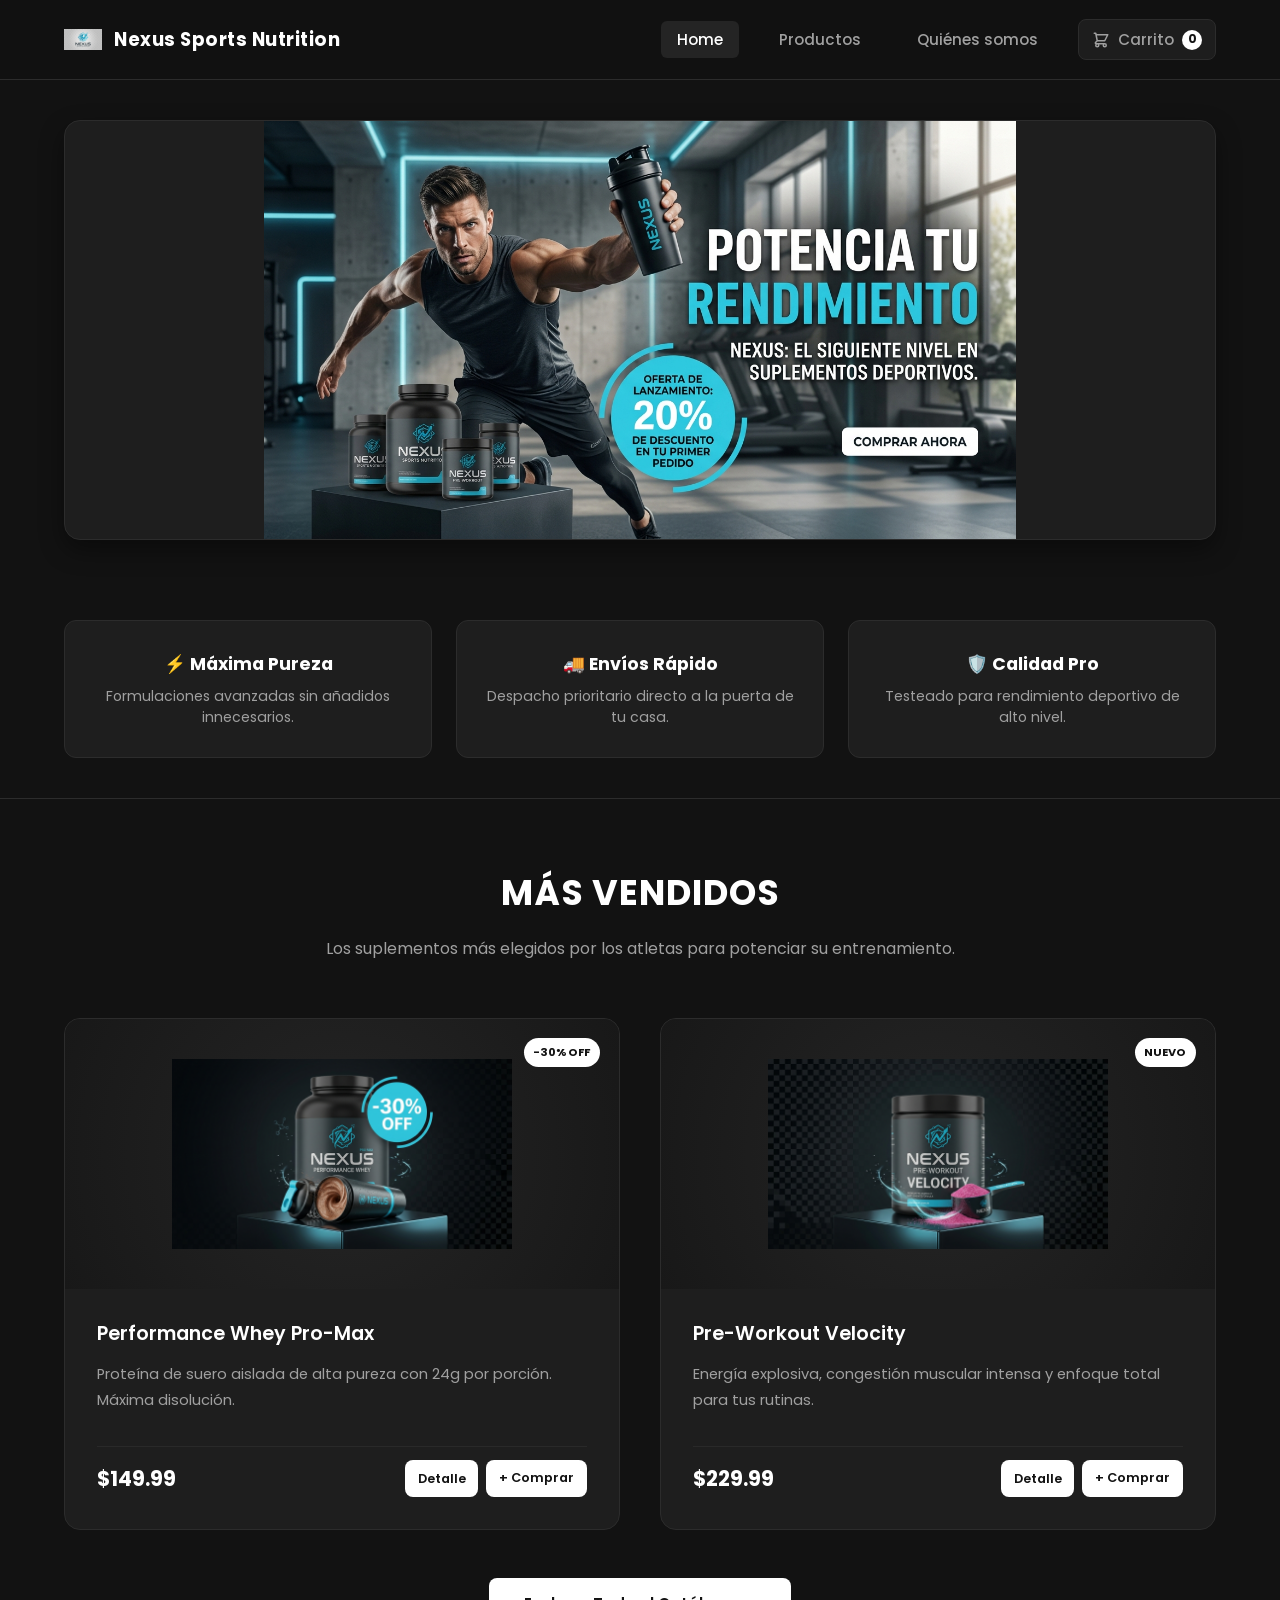
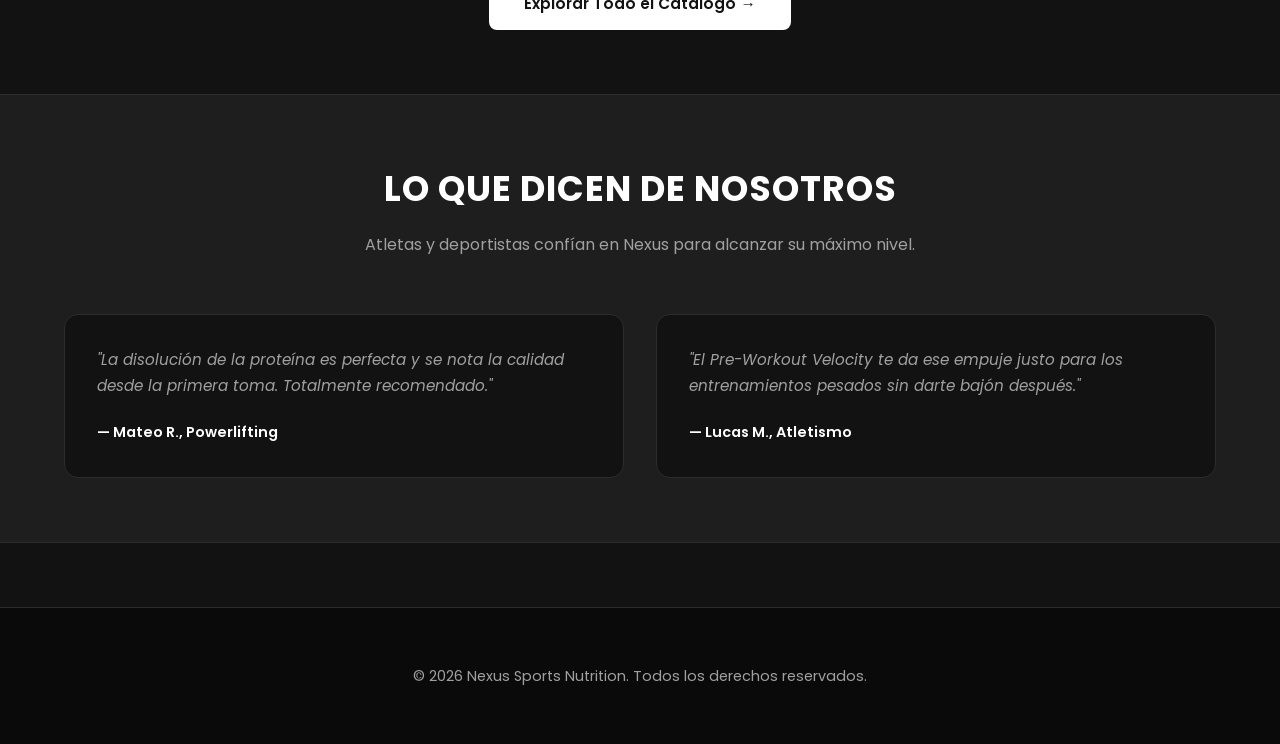
<file: index.html>
<!DOCTYPE html>
<html lang="es">
<head>
  <meta charset="UTF-8">
  <meta name="viewport" content="width=device-width, initial-scale=1.0">
  <meta name="description" content="Nexus Sports Nutrition - Ciencia, tecnología e innovación aplicada al rendimiento deportivo.">
  <title>Nexus Sports Nutrition | Inicio</title>
  <link rel="stylesheet" href="styles.css">
</head>
<body>

  <!-- BARRA DE NAVEGACIÓN -->
  <header class="header">
    <div class="container navbar">
      <a href="index.html" class="logo-container">
        <img src="imagenes/logo.png" alt="Nexus Logo" class="logo-icon">
        <span class="logo-text">Nexus Sports Nutrition</span>
      </a>
      <nav>
        <ul class="nav-links">
          <li><a href="index.html" class="active">Home</a></li>
          <li><a href="productos.html">Productos</a></li>
          <li><a href="quienes-somos.html">Quiénes somos</a></li>
          <li>
            <a href="carrito.html" class="cart-nav-item">
              <svg width="18" height="18" fill="none" stroke="currentColor" viewBox="0 0 24 24">
                <path stroke-linecap="round" stroke-linejoin="round" stroke-width="2" d="M3 3h2l.4 2M7 13h10l4-8H5.4M7 13L5.4 5M7 13l-2.293 2.293c-.63.63-.184 1.707.707 1.707H17m0 0a2 2 0 100 4 2 2 0 000-4zm-8 2a2 2 0 11-4 0 2 2 0 014 0z"/>
              </svg>
              <span>Carrito</span>
              <span class="cart-count" id="cart-counter">0</span>
            </a>
          </li>
        </ul>
      </nav>
    </div>
  </header>

  <!-- BANNER PRINCIPAL -->
  <section class="banner-section">
    <div class="container">
      <div class="banner-card">
        <img src="imagenes/banner.png" alt="Banner Nexus Sports Nutrition" class="banner-img">
      </div>
    </div>
  </section>

  <!-- SECCIÓN DE BENEFICIOS / PROPUESTA DE VALOR -->
  <section style="padding: 2.5rem 0; border-bottom: 1px solid var(--border-color);">
    <div class="container">
      <div style="display: grid; grid-template-columns: repeat(auto-fit, minmax(220px, 1fr)); gap: 1.5rem; text-align: center;">
        
        <div style="background-color: var(--bg-card); padding: 1.8rem; border-radius: 12px; border: 1px solid var(--border-color);">
          <h4 style="font-size: 1.1rem; margin-bottom: 0.4rem; color: #FFFFFF;">⚡ Máxima Pureza</h4>
          <p style="font-size: 0.88rem; color: var(--text-muted); line-height: 1.5;">Formulaciones avanzadas sin añadidos innecesarios.</p>
        </div>

        <div style="background-color: var(--bg-card); padding: 1.8rem; border-radius: 12px; border: 1px solid var(--border-color);">
          <h4 style="font-size: 1.1rem; margin-bottom: 0.4rem; color: #FFFFFF;">🚚 Envíos Rápido</h4>
          <p style="font-size: 0.88rem; color: var(--text-muted); line-height: 1.5;">Despacho prioritario directo a la puerta de tu casa.</p>
        </div>

        <div style="background-color: var(--bg-card); padding: 1.8rem; border-radius: 12px; border: 1px solid var(--border-color);">
          <h4 style="font-size: 1.1rem; margin-bottom: 0.4rem; color: #FFFFFF;">🛡️ Calidad Pro</h4>
          <p style="font-size: 0.88rem; color: var(--text-muted); line-height: 1.5;">Testeado para rendimiento deportivo de alto nivel.</p>
        </div>

      </div>
    </div>
  </section>

  <!-- PRODUCTOS DESTACADOS EN EL INICIO -->
  <section class="productos-section">
    <div class="container">
      <h2 class="section-title">Más Vendidos</h2>
      <p class="section-subtitle">Los suplementos más elegidos por los atletas para potenciar su entrenamiento.</p>

      <div class="productos-flex-container">
        
        <!-- Producto 1 -->
        <article class="producto-card">
          <a href="producto1.html" class="producto-img-wrapper">
            <span class="badge-offer">-30% OFF</span>
            <img src="imagenes/producto1.png" alt="Performance Whey Pro-Max">
          </a>
          <div class="producto-info">
            <h3 class="producto-titulo">Performance Whey Pro-Max</h3>
            <p class="producto-descripcion">Proteína de suero aislada de alta pureza con 24g por porción. Máxima disolución.</p>
            <div class="producto-footer">
              <span class="producto-precio">$149.99</span>
              <div style="display: flex; gap: 0.5rem;">
                <a href="producto1.html" class="btn-primary" style="padding: 0.5rem 0.8rem; font-size: 0.8rem;">Detalle</a>
                <button class="btn-primary" style="padding: 0.5rem 0.8rem; font-size: 0.8rem;" onclick="agregarAlCarrito('Performance Whey Pro-Max', 149.99)">+ Comprar</button>
              </div>
            </div>
          </div>
        </article>

        <!-- Producto 2 -->
        <article class="producto-card">
          <a href="producto2.html" class="producto-img-wrapper">
            <span class="badge-offer">Nuevo</span>
            <img src="imagenes/producto2.png" alt="Pre-Workout Velocity">
          </a>
          <div class="producto-info">
            <h3 class="producto-titulo">Pre-Workout Velocity</h3>
            <p class="producto-descripcion">Energía explosiva, congestión muscular intensa y enfoque total para tus rutinas.</p>
            <div class="producto-footer">
              <span class="producto-precio">$229.99</span>
              <div style="display: flex; gap: 0.5rem;">
                <a href="producto2.html" class="btn-primary" style="padding: 0.5rem 0.8rem; font-size: 0.8rem;">Detalle</a>
                <button class="btn-primary" style="padding: 0.5rem 0.8rem; font-size: 0.8rem;" onclick="agregarAlCarrito('Pre-Workout Velocity', 229.99)">+ Comprar</button>
              </div>
            </div>
          </div>
        </article>

      </div>

      <div style="text-align: center; margin-top: 3rem;">
        <a href="productos.html" class="btn-primary" style="padding: 0.8rem 2.2rem; font-size: 0.95rem;">Explorar Todo el Catálogo →</a>
      </div>
    </div>
  </section>

  <!-- SECCIÓN DE TESTIMONIOS -->
  <section style="background-color: var(--bg-card); padding: 4rem 0; border-top: 1px solid var(--border-color); border-bottom: 1px solid var(--border-color);">
    <div class="container">
      <h2 class="section-title">Lo que dicen de nosotros</h2>
      <p class="section-subtitle">Atletas y deportistas confían en Nexus para alcanzar su máximo nivel.</p>

      <div style="display: grid; grid-template-columns: repeat(auto-fit, minmax(280px, 1fr)); gap: 2rem;">
        
        <div style="background-color: var(--bg-main); padding: 2rem; border-radius: 14px; border: 1px solid var(--border-color);">
          <p style="color: var(--text-muted); font-size: 0.95rem; font-style: italic; margin-bottom: 1.2rem;">"La disolución de la proteína es perfecta y se nota la calidad desde la primera toma. Totalmente recomendado."</p>
          <span style="font-weight: 600; color: #FFFFFF; font-size: 0.9rem;">— Mateo R., Powerlifting</span>
        </div>

        <div style="background-color: var(--bg-main); padding: 2rem; border-radius: 14px; border: 1px solid var(--border-color);">
          <p style="color: var(--text-muted); font-size: 0.95rem; font-style: italic; margin-bottom: 1.2rem;">"El Pre-Workout Velocity te da ese empuje justo para los entrenamientos pesados sin darte bajón después."</p>
          <span style="font-weight: 600; color: #FFFFFF; font-size: 0.9rem;">— Lucas M., Atletismo</span>
        </div>

      </div>
    </div>
  </section>

  <!-- FOOTER -->
  <footer class="footer">
    <div class="container" style="text-align: center;">
      <p style="color: var(--text-muted); font-size: 0.9rem;">© 2026 Nexus Sports Nutrition. Todos los derechos reservados.</p>
    </div>
  </footer>

  <!-- CARTEL TOAST DE NOTIFICACIÓN -->
  <div id="toast-notification">
    <div class="toast-dot"></div>
    <span id="toast-message">Producto añadido al carrito.</span>
  </div>

  <script src="script.js"></script>
</body>
</html>
</file>
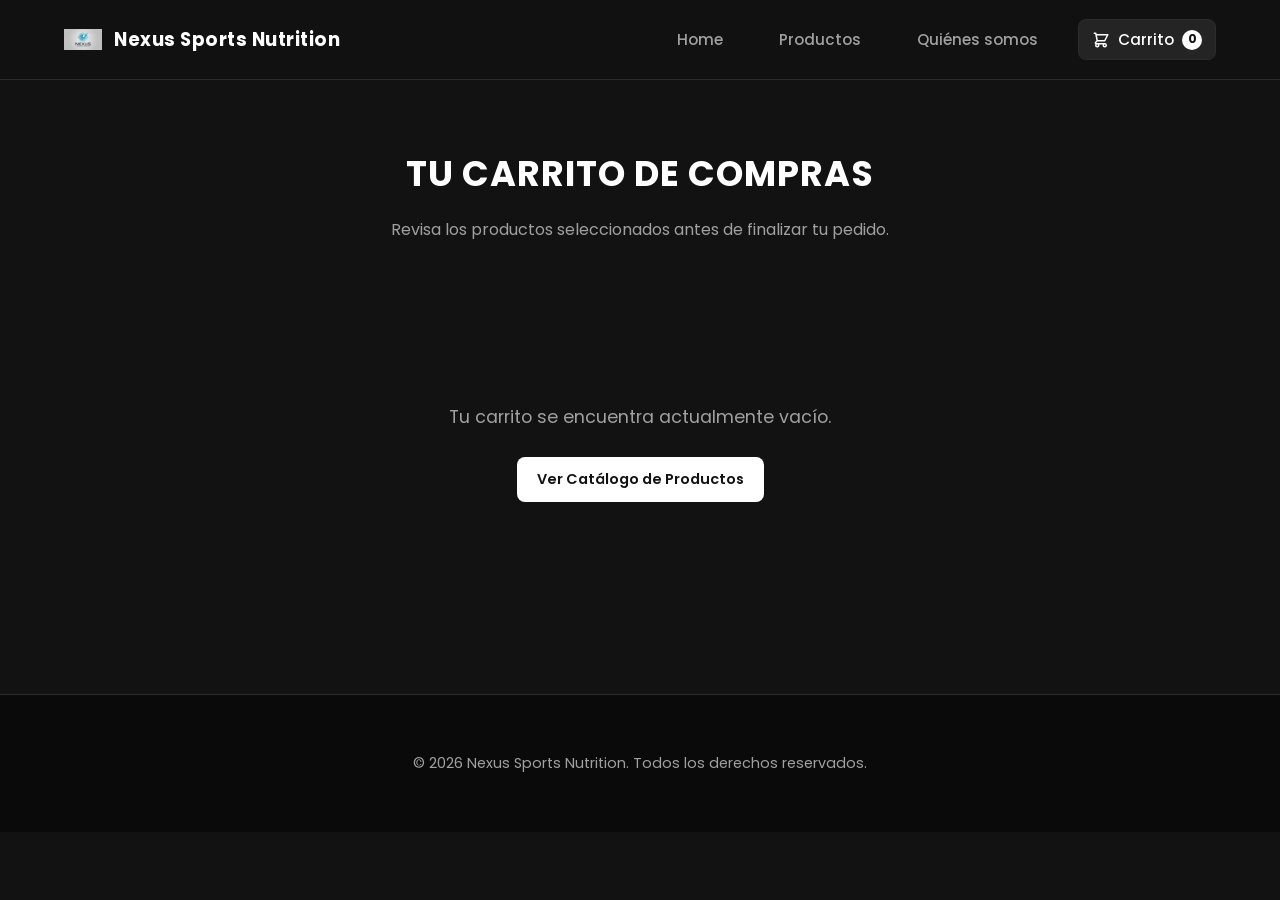
<file: carrito.html>
<!DOCTYPE html>
<html lang="es">
<head>
  <meta charset="UTF-8">
  <meta name="viewport" content="width=device-width, initial-scale=1.0">
  <title>Carrito de Compras | Nexus Sports Nutrition</title>
  <link rel="stylesheet" href="styles.css">
</head>
<body>

  <!-- BARRA DE NAVEGACIÓN -->
  <header class="header">
    <div class="container navbar">
      <a href="index.html" class="logo-container">
        <img src="imagenes/logo.png" alt="Nexus Logo" class="logo-icon">
        <span class="logo-text">Nexus Sports Nutrition</span>
      </a>
      <nav>
        <ul class="nav-links">
          <li><a href="index.html">Home</a></li>
          <li><a href="productos.html">Productos</a></li>
          <li><a href="quienes-somos.html">Quiénes somos</a></li>
          <li>
            <a href="carrito.html" class="cart-nav-item active">
              <svg width="18" height="18" fill="none" stroke="currentColor" viewBox="0 0 24 24">
                <path stroke-linecap="round" stroke-linejoin="round" stroke-width="2" d="M3 3h2l.4 2M7 13h10l4-8H5.4M7 13L5.4 5M7 13l-2.293 2.293c-.63.63-.184 1.707.707 1.707H17m0 0a2 2 0 100 4 2 2 0 000-4zm-8 2a2 2 0 11-4 0 2 2 0 014 0z"/>
              </svg>
              <span>Carrito</span>
              <span class="cart-count" id="cart-counter">0</span>
            </a>
          </li>
        </ul>
      </nav>
    </div>
  </header>

  <!-- SECCIÓN DEL CARRITO -->
  <main class="productos-section">
    <div class="container" style="max-width: 900px;">
      <h2 class="section-title">Tu Carrito de Compras</h2>
      <p class="section-subtitle">Revisa los productos seleccionados antes de finalizar tu pedido.</p>

      <!-- Contenedor dinámico de los productos -->
      <div id="cart-items-container" style="display: flex; flex-direction: column; gap: 1.5rem; margin-bottom: 2.5rem;">
        <!-- Se llena automáticamente con JavaScript -->
      </div>

      <!-- Resumen y Total -->
      <div id="cart-summary" style="background-color: var(--bg-card); border: 1px solid var(--border-color); border-radius: 16px; padding: 2rem; display: none; justify-content: space-between; align-items: center;">
        <div>
          <h3 style="font-size: 1.2rem; font-weight: 600; color: var(--text-main);">Total a pagar:</h3>
          <p id="cart-total-price" style="font-size: 1.8rem; font-weight: 700; color: #FFFFFF; margin-top: 0.3rem;">$0.00</p>
        </div>
        <div style="display: flex; gap: 1rem;">
          <button class="btn-primary" style="background-color: transparent; border: 1px solid var(--border-color); color: var(--text-main);" onclick="vaciarCarrito()">Vaciar Carrito</button>
          <button class="btn-primary" onclick="finalizarCompra()">Finalizar Pedido</button>
        </div>
      </div>

      <!-- Mensaje por si está vacío -->
      <div id="cart-empty-message" style="text-align: center; padding: 4rem 0; display: none;">
        <p style="color: var(--text-muted); font-size: 1.1rem; margin-bottom: 1.5rem;">Tu carrito se encuentra actualmente vacío.</p>
        <a href="productos.html" class="btn-primary">Ver Catálogo de Productos</a>
      </div>

    </div>
  </main>

  <!-- FOOTER -->
  <footer class="footer">
    <div class="container" style="text-align: center;">
      <p style="color: var(--text-muted); font-size: 0.9rem;">© 2026 Nexus Sports Nutrition. Todos los derechos reservados.</p>
    </div>
  </footer>

  <!-- SCRIPT PARA RENDERIZAR EL CARRITO -->
  <script>
    function cargarCarritoEnPagina() {
      let carrito = JSON.parse(localStorage.getItem('nexus_carrito')) || [];
      const contenedor = document.getElementById('cart-items-container');
      const resumen = document.getElementById('cart-summary');
      const mensajeVacio = document.getElementById('cart-empty-message');
      const totalPrecioElem = document.getElementById('cart-total-price');
      const contador = document.getElementById('cart-counter');

      // Actualizar contador del header
      let totalItems = carrito.reduce((acc, item) => acc + item.cantidad, 0);
      if (contador) contador.textContent = totalItems;

      contenedor.innerHTML = '';

      if (carrito.length === 0) {
        resumen.style.display = 'none';
        mensajeVacio.style.display = 'block';
        return;
      }

      mensajeVacio.style.display = 'none';
      resumen.style.display = 'flex';

      let precioTotalGeneral = 0;

      carrito.forEach((item, index) => {
        let subtotal = item.precio * item.cantidad;
        precioTotalGeneral += subtotal;

        let tarjetaItem = document.createElement('div');
        tarjetaItem.style.cssText = "background-color: var(--bg-card); border: 1px solid var(--border-color); border-radius: 14px; padding: 1.5rem; display: flex; justify-content: space-between; align-items: center;";
        
        tarjetaItem.innerHTML = `
          <div>
            <h4 style="font-size: 1.1rem; font-weight: 600; color: var(--text-main); margin-bottom: 0.3rem;">${item.nombre}</h4>
            <p style="color: var(--text-muted); font-size: 0.9rem;">Precio unitario: $${item.precio.toFixed(2)} USD</p>
          </div>
          <div style="display: flex; align-items: center; gap: 2rem;">
            <span style="font-weight: 600; color: var(--text-main);">Cantidad: ${item.cantidad}</span>
            <span style="font-weight: 700; color: #FFFFFF; font-size: 1.1rem;">$${subtotal.toFixed(2)}</span>
            <button onclick="eliminarItem(${index})" style="background: transparent; border: none; color: #ef4444; cursor: pointer; font-size: 0.9rem; font-weight: 600;">Eliminar</button>
          </div>
        `;
        contenedor.appendChild(tarjetaItem);
      });

      totalPrecioElem.textContent = `$${precioTotalGeneral.toFixed(2)} USD`;
    }

    function eliminarItem(index) {
      let carrito = JSON.parse(localStorage.getItem('nexus_carrito')) || [];
      carrito.splice(index, 1);
      localStorage.setItem('nexus_carrito', JSON.stringify(carrito));
      cargarCarritoEnPagina();
    }

    function vaciarCarrito() {
      localStorage.removeItem('nexus_carrito');
      cargarCarritoEnPagina();
    }

    function finalizarCompra() {
      alert("¡Pedido realizado con éxito! Gracias por confiar en Nexus Sports Nutrition.");
      localStorage.removeItem('nexus_carrito');
      cargarCarritoEnPagina();
    }

    document.addEventListener('DOMContentLoaded', cargarCarritoEnPagina);
  </script>

</body>
</html>
</file>
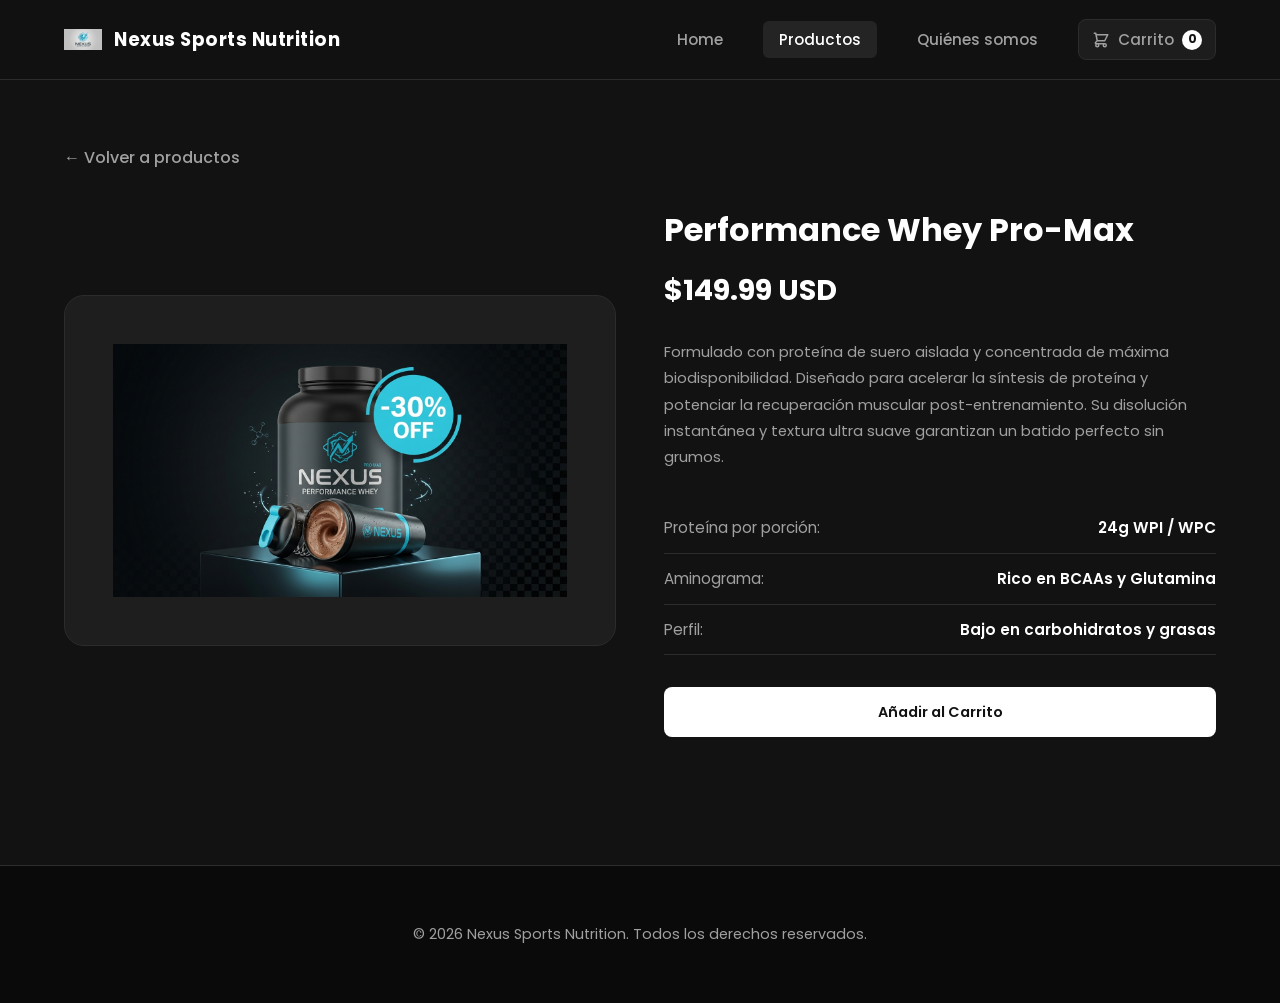
<file: producto1.html>
<!DOCTYPE html>
<html lang="es">
<head>
  <meta charset="UTF-8">
  <meta name="viewport" content="width=device-width, initial-scale=1.0">
  <title>Nexus Performance Whey Pro-Max | Nexus Sports Nutrition</title>
  <link rel="stylesheet" href="styles.css">
</head>
<body>

  <!-- BARRA DE NAVEGACIÓN -->
  <header class="header">
    <div class="container navbar">
      <a href="index.html" class="logo-container">
        <img src="imagenes/logo.png" alt="Nexus Logo" class="logo-icon">
        <span class="logo-text">Nexus Sports Nutrition</span>
      </a>
      <nav>
        <ul class="nav-links">
          <li><a href="index.html">Home</a></li>
          <li><a href="productos.html" class="active">Productos</a></li>
          <li><a href="quienes-somos.html">Quiénes somos</a></li>
          <li>
            <a href="carrito.html" class="cart-nav-item">
              <svg width="18" height="18" fill="none" stroke="currentColor" viewBox="0 0 24 24">
                <path stroke-linecap="round" stroke-linejoin="round" stroke-width="2" d="M3 3h2l.4 2M7 13h10l4-8H5.4M7 13L5.4 5M7 13l-2.293 2.293c-.63.63-.184 1.707.707 1.707H17m0 0a2 2 0 100 4 2 2 0 000-4zm-8 2a2 2 0 11-4 0 2 2 0 014 0z"/>
              </svg>
              <span>Carrito</span>
              <span class="cart-count" id="cart-counter">0</span>
            </a>
          </li>
        </ul>
      </nav>
    </div>
  </header>

  <!-- DETALLE DE PRODUCTO -->
  <main class="detalle-section">
    <div class="container">
      <a href="productos.html" class="back-btn">← Volver a productos</a>

      <div class="detalle-flex-container">
        <div class="detalle-img-box">
          <img src="imagenes/producto1.png" alt="Performance Whey Pro-Max">
        </div>

        <div class="detalle-info-box">
          <h1 class="detalle-titulo">Performance Whey Pro-Max</h1>
          <div class="detalle-precio">$149.99 USD</div>
          
          <div class="producto-descripcion">
            Formulado con proteína de suero aislada y concentrada de máxima biodisponibilidad. Diseñado para acelerar la síntesis de proteína y potenciar la recuperación muscular post-entrenamiento. Su disolución instantánea y textura ultra suave garantizan un batido perfecto sin grumos.
          </div>

          <ul class="specs-list">
            <li><span class="specs-label">Proteína por porción:</span> <span class="specs-val">24g WPI / WPC</span></li>
            <li><span class="specs-label">Aminograma:</span> <span class="specs-val">Rico en BCAAs y Glutamina</span></li>
            <li><span class="specs-label">Perfil:</span> <span class="specs-val">Bajo en carbohidratos y grasas</span></li>
          </ul>

          <!-- BOTÓN QUE ACTIVA LA NOTIFICACIÓN LINDA -->
          <button class="btn-primary" style="width: 100%; padding: 0.9rem;" onclick="agregarAlCarrito('Performance Whey Pro-Max', 149.99)">
            Añadir al Carrito
          </button>
        </div>
      </div>
    </div>
  </main>

  <!-- FOOTER -->
  <footer class="footer">
    <div class="container" style="text-align: center;">
      <p style="color: var(--text-muted); font-size: 0.9rem;">© 2026 Nexus Sports Nutrition. Todos los derechos reservados.</p>
    </div>
  </footer>

  <!-- CONTENEDOR DEL CARTEL FLOTANTE (TOAST) -->
  <div id="toast-notification">
    <div class="toast-dot"></div>
    <span id="toast-message">Producto añadido al carrito.</span>
  </div>

  <script src="script.js"></script>
</body>
</html>
</file>
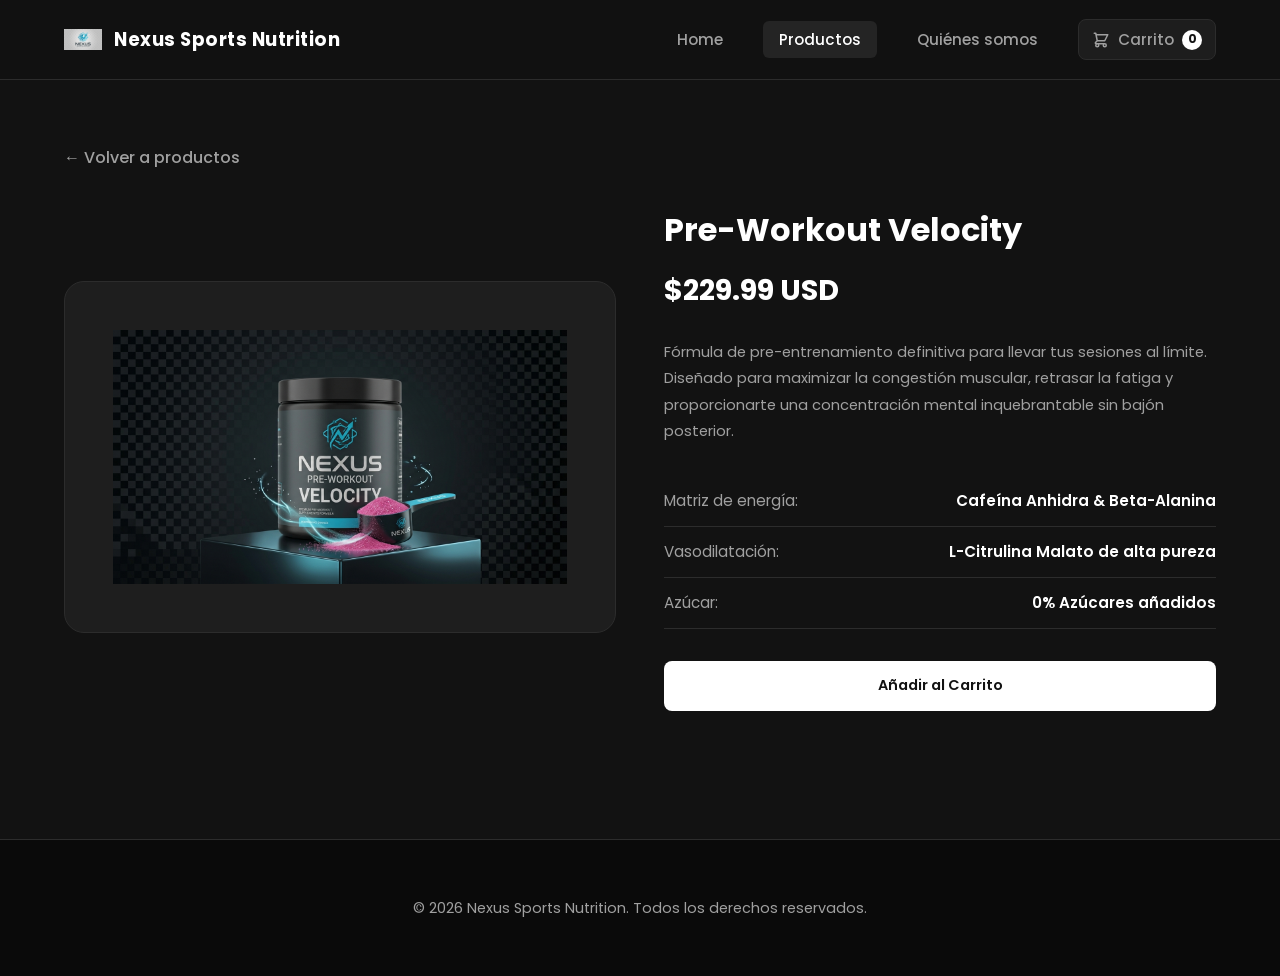
<file: producto2.html>
<!DOCTYPE html>
<html lang="es">
<head>
  <meta charset="UTF-8">
  <meta name="viewport" content="width=device-width, initial-scale=1.0">
  <title>Pre-Workout Velocity | Nexus Sports Nutrition</title>
  <link rel="stylesheet" href="styles.css">
</head>
<body>

  <!-- BARRA DE NAVEGACIÓN -->
  <header class="header">
    <div class="container navbar">
      <a href="index.html" class="logo-container">
        <img src="imagenes/logo.png" alt="Nexus Logo" class="logo-icon">
        <span class="logo-text">Nexus Sports Nutrition</span>
      </a>
      <nav>
        <ul class="nav-links">
          <li><a href="index.html">Home</a></li>
          <li><a href="productos.html" class="active">Productos</a></li>
          <li><a href="quienes-somos.html">Quiénes somos</a></li>
          <li>
            <a href="carrito.html" class="cart-nav-item">
              <svg width="18" height="18" fill="none" stroke="currentColor" viewBox="0 0 24 24">
                <path stroke-linecap="round" stroke-linejoin="round" stroke-width="2" d="M3 3h2l.4 2M7 13h10l4-8H5.4M7 13L5.4 5M7 13l-2.293 2.293c-.63.63-.184 1.707.707 1.707H17m0 0a2 2 0 100 4 2 2 0 000-4zm-8 2a2 2 0 11-4 0 2 2 0 014 0z"/>
              </svg>
              <span>Carrito</span>
              <span class="cart-count" id="cart-counter">0</span>
            </a>
          </li>
        </ul>
      </nav>
    </div>
  </header>

  <!-- DETALLE DE PRODUCTO 2 -->
  <main class="detalle-section">
    <div class="container">
      <a href="productos.html" class="back-btn">← Volver a productos</a>

      <div class="detalle-flex-container">
        <div class="detalle-img-box">
          <img src="imagenes/producto2.png" alt="Pre-Workout Velocity">
        </div>

        <div class="detalle-info-box">
          <h1 class="detalle-titulo">Pre-Workout Velocity</h1>
          <div class="detalle-precio">$229.99 USD</div>
          
          <div class="producto-descripcion">
            Fórmula de pre-entrenamiento definitiva para llevar tus sesiones al límite. Diseñado para maximizar la congestión muscular, retrasar la fatiga y proporcionarte una concentración mental inquebrantable sin bajón posterior.
          </div>

          <ul class="specs-list">
            <li><span class="specs-label">Matriz de energía:</span> <span class="specs-val">Cafeína Anhidra & Beta-Alanina</span></li>
            <li><span class="specs-label">Vasodilatación:</span> <span class="specs-val">L-Citrulina Malato de alta pureza</span></li>
            <li><span class="specs-label">Azúcar:</span> <span class="specs-val">0% Azúcares añadidos</span></li>
          </ul>

          <button class="btn-primary" style="width: 100%; padding: 0.9rem;" onclick="agregarAlCarrito('Pre-Workout Velocity', 229.99)">
            Añadir al Carrito
          </button>
        </div>
      </div>
    </div>
  </main>

  <!-- FOOTER -->
  <footer class="footer">
    <div class="container" style="text-align: center;">
      <p style="color: var(--text-muted); font-size: 0.9rem;">© 2026 Nexus Sports Nutrition. Todos los derechos reservados.</p>
    </div>
  </footer>

  <!-- CARTEL TOAST DE NOTIFICACIÓN -->
  <div id="toast-notification">
    <div class="toast-dot"></div>
    <span id="toast-message">Producto añadido al carrito.</span>
  </div>

  <script src="script.js"></script>
</body>
</html>
</file>
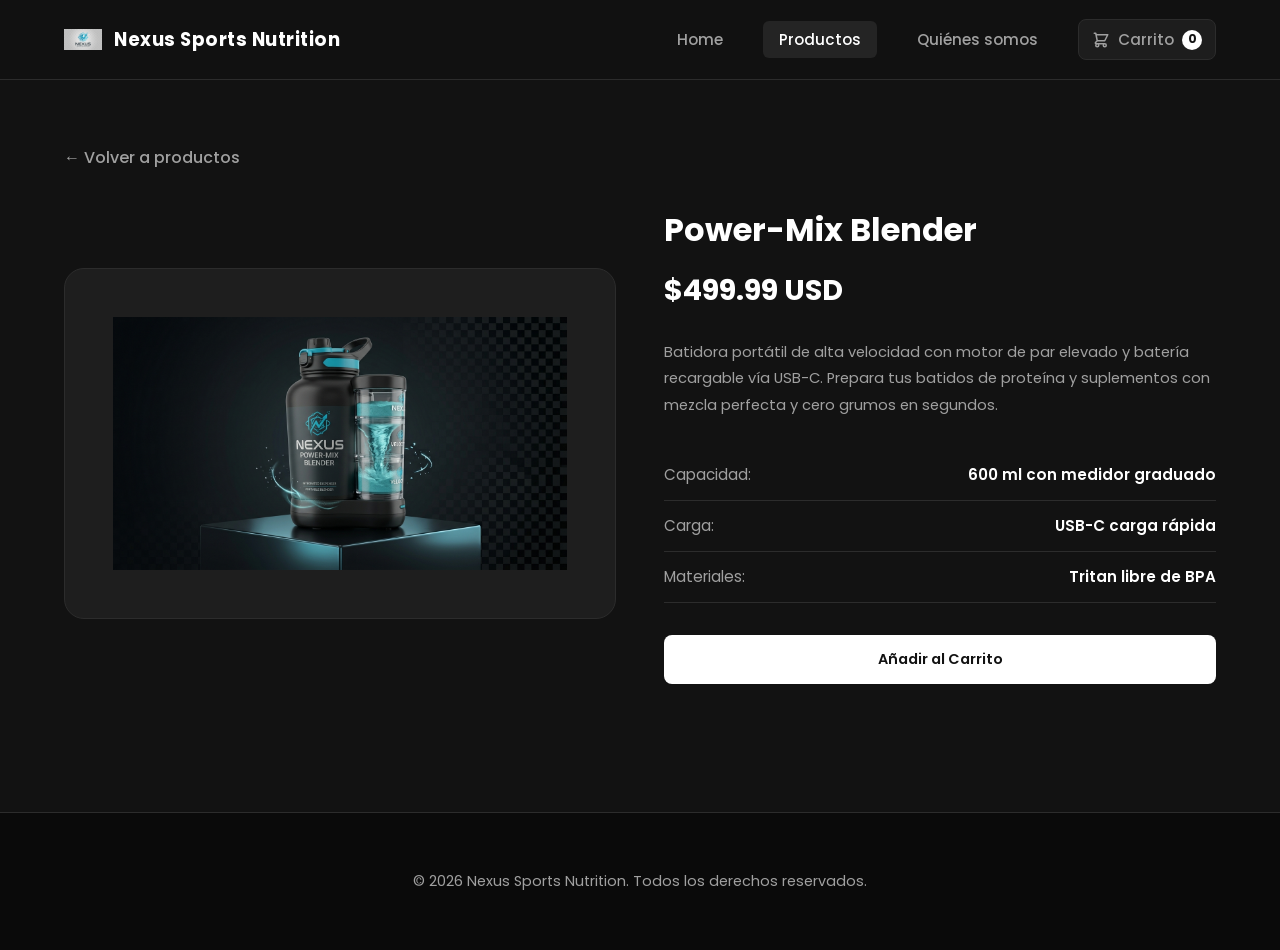
<file: producto3.html>
<!DOCTYPE html>
<html lang="es">
<head>
  <meta charset="UTF-8">
  <meta name="viewport" content="width=device-width, initial-scale=1.0">
  <title>Power-Mix Blender | Nexus Sports Nutrition</title>
  <link rel="stylesheet" href="styles.css">
</head>
<body>

  <!-- BARRA DE NAVEGACIÓN -->
  <header class="header">
    <div class="container navbar">
      <a href="index.html" class="logo-container">
        <img src="imagenes/logo.png" alt="Nexus Logo" class="logo-icon">
        <span class="logo-text">Nexus Sports Nutrition</span>
      </a>
      <nav>
        <ul class="nav-links">
          <li><a href="index.html">Home</a></li>
          <li><a href="productos.html" class="active">Productos</a></li>
          <li><a href="quienes-somos.html">Quiénes somos</a></li>
          <li>
            <a href="carrito.html" class="cart-nav-item">
              <svg width="18" height="18" fill="none" stroke="currentColor" viewBox="0 0 24 24">
                <path stroke-linecap="round" stroke-linejoin="round" stroke-width="2" d="M3 3h2l.4 2M7 13h10l4-8H5.4M7 13L5.4 5M7 13l-2.293 2.293c-.63.63-.184 1.707.707 1.707H17m0 0a2 2 0 100 4 2 2 0 000-4zm-8 2a2 2 0 11-4 0 2 2 0 014 0z"/>
              </svg>
              <span>Carrito</span>
              <span class="cart-count" id="cart-counter">0</span>
            </a>
          </li>
        </ul>
      </nav>
    </div>
  </header>

  <!-- DETALLE DE PRODUCTO 3 -->
  <main class="detalle-section">
    <div class="container">
      <a href="productos.html" class="back-btn">← Volver a productos</a>

      <div class="detalle-flex-container">
        <div class="detalle-img-box">
          <img src="imagenes/producto3.png" alt="Power-Mix Blender">
        </div>

        <div class="detalle-info-box">
          <h1 class="detalle-titulo">Power-Mix Blender</h1>
          <div class="detalle-precio">$499.99 USD</div>
          
          <div class="producto-descripcion">
            Batidora portátil de alta velocidad con motor de par elevado y batería recargable vía USB-C. Prepara tus batidos de proteína y suplementos con mezcla perfecta y cero grumos en segundos.
          </div>

          <ul class="specs-list">
            <li><span class="specs-label">Capacidad:</span> <span class="specs-val">600 ml con medidor graduado</span></li>
            <li><span class="specs-label">Carga:</span> <span class="specs-val">USB-C carga rápida</span></li>
            <li><span class="specs-label">Materiales:</span> <span class="specs-val">Tritan libre de BPA</span></li>
          </ul>

          <button class="btn-primary" style="width: 100%; padding: 0.9rem;" onclick="agregarAlCarrito('Power-Mix Blender', 499.99)">
            Añadir al Carrito
          </button>
        </div>
      </div>
    </div>
  </main>

  <!-- FOOTER -->
  <footer class="footer">
    <div class="container" style="text-align: center;">
      <p style="color: var(--text-muted); font-size: 0.9rem;">© 2026 Nexus Sports Nutrition. Todos los derechos reservados.</p>
    </div>
  </footer>

  <!-- CARTEL TOAST DE NOTIFICACIÓN -->
  <div id="toast-notification">
    <div class="toast-dot"></div>
    <span id="toast-message">Producto añadido al carrito.</span>
  </div>

  <script src="script.js"></script>
</body>
</html>
</file>
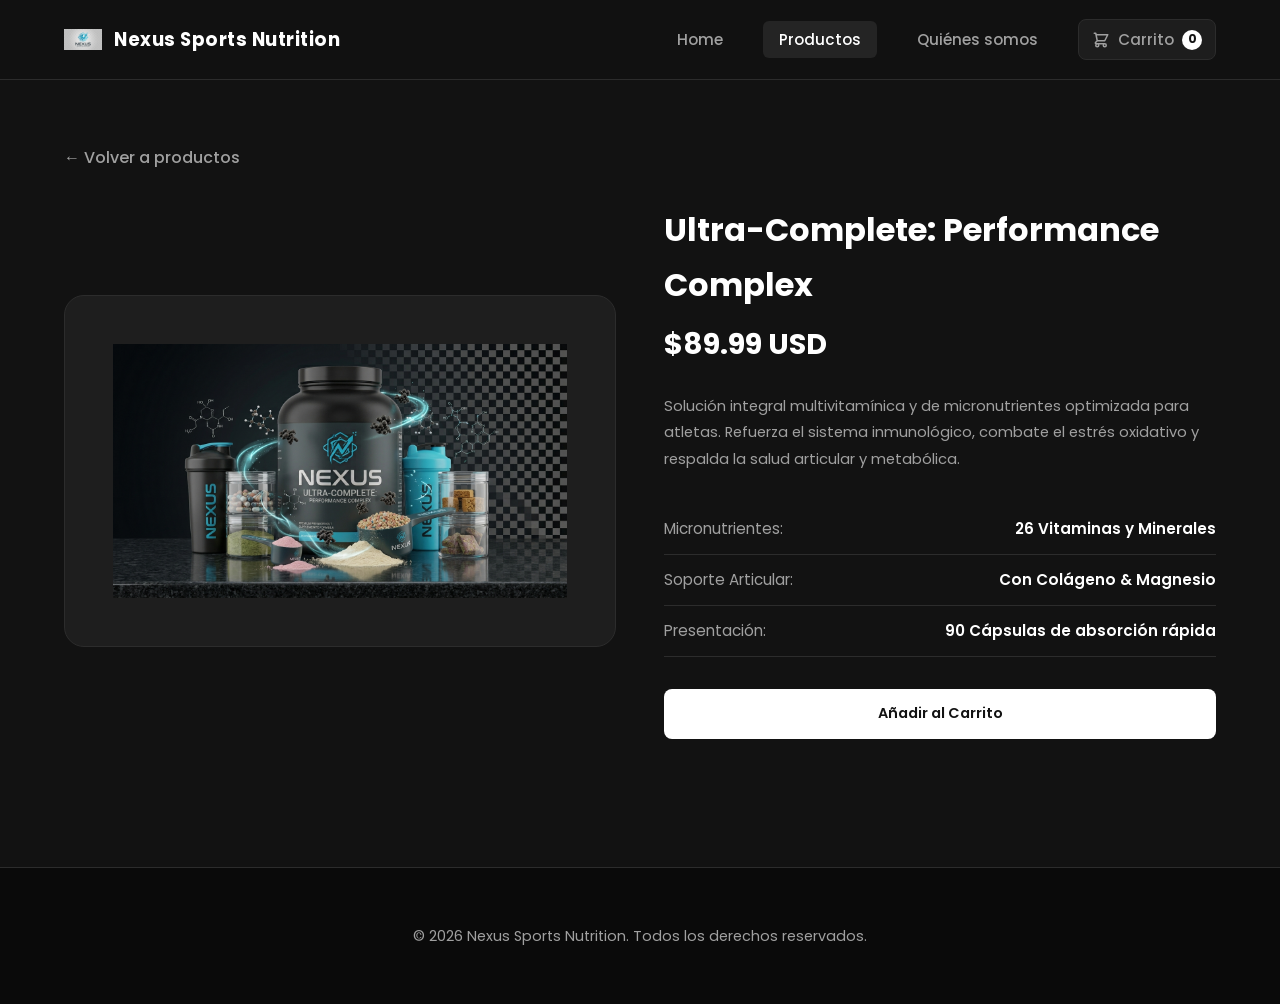
<file: producto4.html>
<!DOCTYPE html>
<html lang="es">
<head>
  <meta charset="UTF-8">
  <meta name="viewport" content="width=device-width, initial-scale=1.0">
  <title>Ultra-Complete Complex | Nexus Sports Nutrition</title>
  <link rel="stylesheet" href="styles.css">
</head>
<body>

  <!-- BARRA DE NAVEGACIÓN -->
  <header class="header">
    <div class="container navbar">
      <a href="index.html" class="logo-container">
        <img src="imagenes/logo.png" alt="Nexus Logo" class="logo-icon">
        <span class="logo-text">Nexus Sports Nutrition</span>
      </a>
      <nav>
        <ul class="nav-links">
          <li><a href="index.html">Home</a></li>
          <li><a href="productos.html" class="active">Productos</a></li>
          <li><a href="quienes-somos.html">Quiénes somos</a></li>
          <li>
            <a href="carrito.html" class="cart-nav-item">
              <svg width="18" height="18" fill="none" stroke="currentColor" viewBox="0 0 24 24">
                <path stroke-linecap="round" stroke-linejoin="round" stroke-width="2" d="M3 3h2l.4 2M7 13h10l4-8H5.4M7 13L5.4 5M7 13l-2.293 2.293c-.63.63-.184 1.707.707 1.707H17m0 0a2 2 0 100 4 2 2 0 000-4zm-8 2a2 2 0 11-4 0 2 2 0 014 0z"/>
              </svg>
              <span>Carrito</span>
              <span class="cart-count" id="cart-counter">0</span>
            </a>
          </li>
        </ul>
      </nav>
    </div>
  </header>

  <!-- DETALLE DE PRODUCTO 4 -->
  <main class="detalle-section">
    <div class="container">
      <a href="productos.html" class="back-btn">← Volver a productos</a>

      <div class="detalle-flex-container">
        <div class="detalle-img-box">
          <img src="imagenes/producto4.png" alt="Ultra-Complete Complex">
        </div>

        <div class="detalle-info-box">
          <h1 class="detalle-titulo">Ultra-Complete: Performance Complex</h1>
          <div class="detalle-precio">$89.99 USD</div>
          
          <div class="producto-descripcion">
            Solución integral multivitamínica y de micronutrientes optimizada para atletas. Refuerza el sistema inmunológico, combate el estrés oxidativo y respalda la salud articular y metabólica.
          </div>

          <ul class="specs-list">
            <li><span class="specs-label">Micronutrientes:</span> <span class="specs-val">26 Vitaminas y Minerales</span></li>
            <li><span class="specs-label">Soporte Articular:</span> <span class="specs-val">Con Colágeno & Magnesio</span></li>
            <li><span class="specs-label">Presentación:</span> <span class="specs-val">90 Cápsulas de absorción rápida</span></li>
          </ul>

          <button class="btn-primary" style="width: 100%; padding: 0.9rem;" onclick="agregarAlCarrito('Ultra-Complete Complex', 89.99)">
            Añadir al Carrito
          </button>
        </div>
      </div>
    </div>
  </main>

  <!-- FOOTER -->
  <footer class="footer">
    <div class="container" style="text-align: center;">
      <p style="color: var(--text-muted); font-size: 0.9rem;">© 2026 Nexus Sports Nutrition. Todos los derechos reservados.</p>
    </div>
  </footer>

  <!-- CARTEL TOAST DE NOTIFICACIÓN -->
  <div id="toast-notification">
    <div class="toast-dot"></div>
    <span id="toast-message">Producto añadido al carrito.</span>
  </div>

  <script src="script.js"></script>
</body>
</html>
</file>
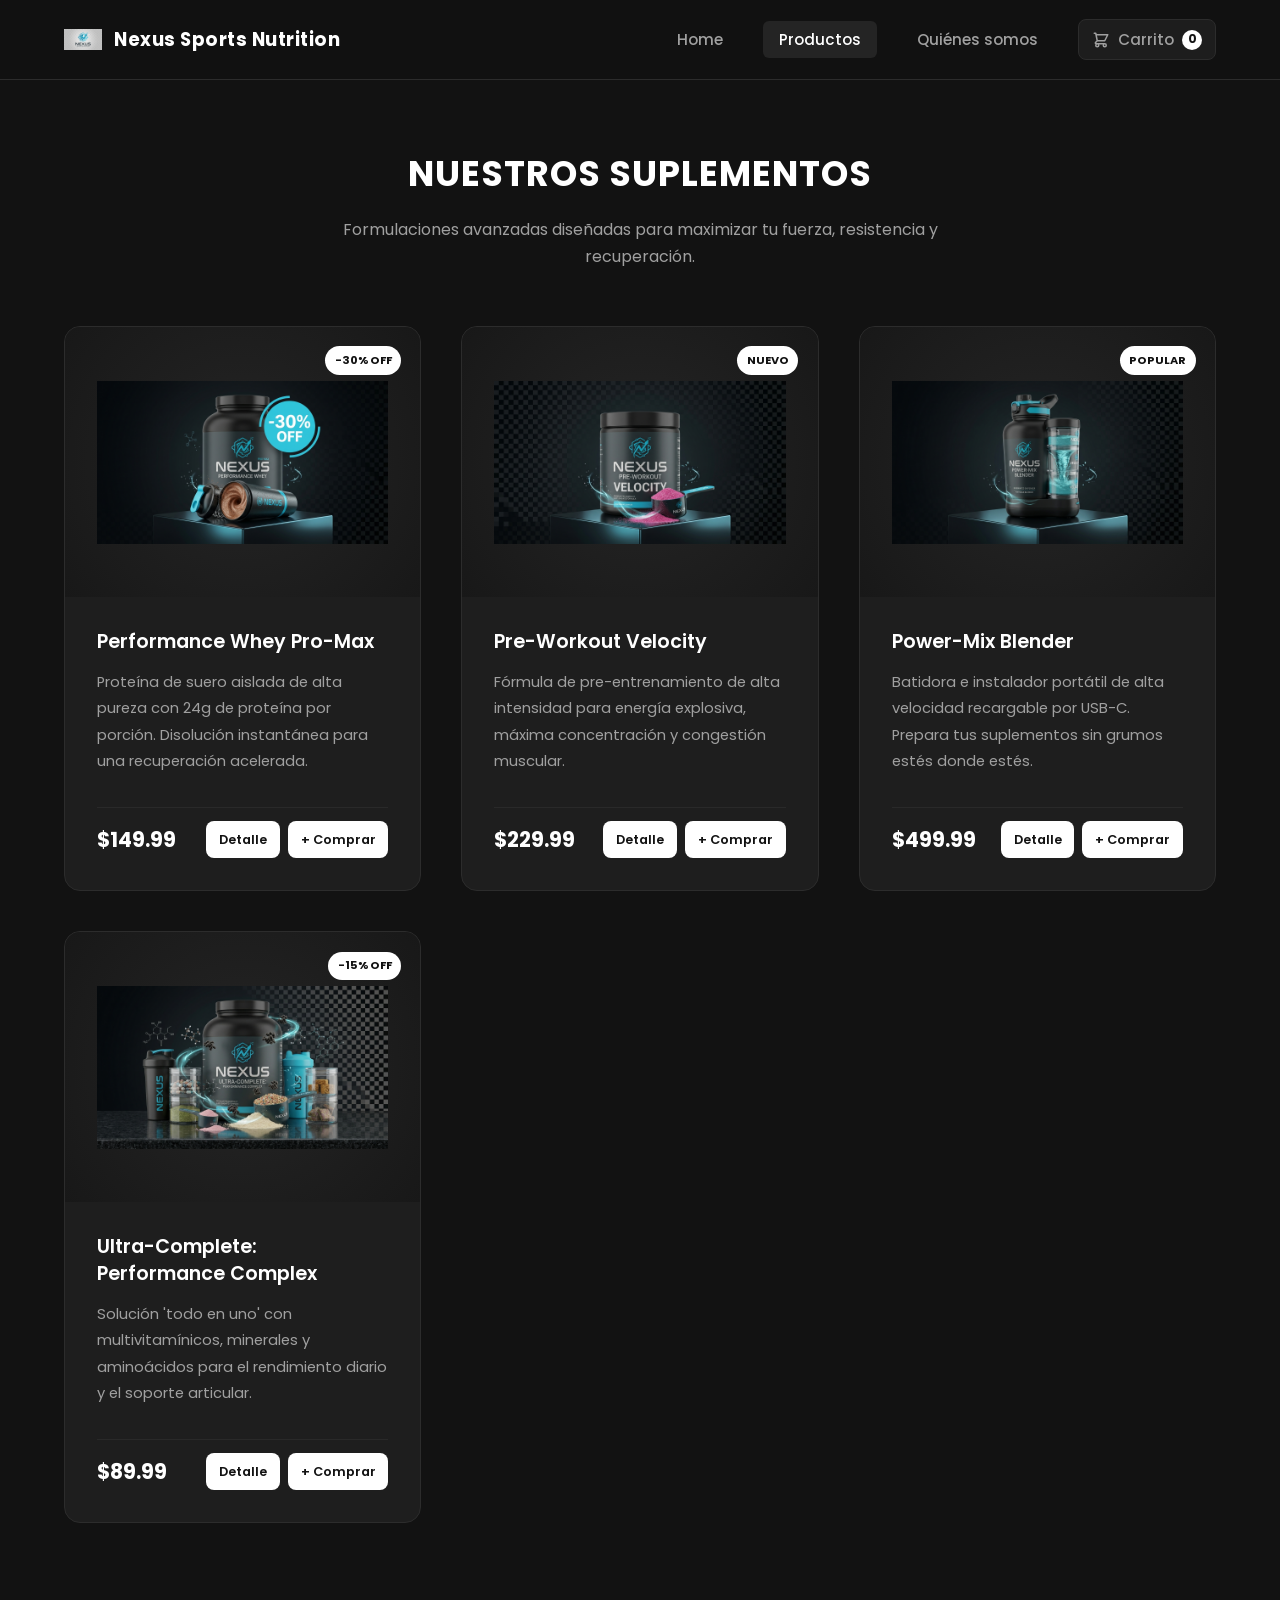
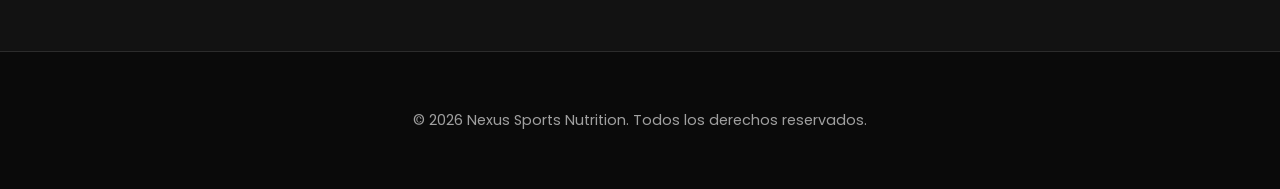
<file: productos.html>
<!DOCTYPE html>
<html lang="es">
<head>
  <meta charset="UTF-8">
  <meta name="viewport" content="width=device-width, initial-scale=1.0">
  <title>Productos | Nexus Sports Nutrition</title>
  <link rel="stylesheet" href="styles.css">
</head>
<body>

  <!-- BARRA DE NAVEGACIÓN -->
  <header class="header">
    <div class="container navbar">
      <a href="index.html" class="logo-container">
        <img src="imagenes/logo.png" alt="Nexus Logo" class="logo-icon">
        <span class="logo-text">Nexus Sports Nutrition</span>
      </a>
      <nav>
        <ul class="nav-links">
          <li><a href="index.html">Home</a></li>
          <li><a href="productos.html" class="active">Productos</a></li>
          <li><a href="quienes-somos.html">Quiénes somos</a></li>
          <li>
            <a href="carrito.html" class="cart-nav-item">
              <svg width="18" height="18" fill="none" stroke="currentColor" viewBox="0 0 24 24">
                <path stroke-linecap="round" stroke-linejoin="round" stroke-width="2" d="M3 3h2l.4 2M7 13h10l4-8H5.4M7 13L5.4 5M7 13l-2.293 2.293c-.63.63-.184 1.707.707 1.707H17m0 0a2 2 0 100 4 2 2 0 000-4zm-8 2a2 2 0 11-4 0 2 2 0 014 0z"/>
              </svg>
              <span>Carrito</span>
              <span class="cart-count" id="cart-counter">0</span>
            </a>
          </li>
        </ul>
      </nav>
    </div>
  </header>

  <!-- SECCIÓN DE PRODUCTOS -->
  <section class="productos-section">
    <div class="container">
      <h2 class="section-title">Nuestros Suplementos</h2>
      <p class="section-subtitle">Formulaciones avanzadas diseñadas para maximizar tu fuerza, resistencia y recuperación.</p>

      <div class="productos-flex-container">
        
        <!-- Producto 1 -->
        <article class="producto-card">
          <a href="producto1.html" class="producto-img-wrapper">
            <span class="badge-offer">-30% OFF</span>
            <img src="imagenes/producto1.png" alt="Performance Whey Pro-Max">
          </a>
          <div class="producto-info">
            <h3 class="producto-titulo">Performance Whey Pro-Max</h3>
            <p class="producto-descripcion">Proteína de suero aislada de alta pureza con 24g de proteína por porción. Disolución instantánea para una recuperación acelerada.</p>
            <div class="producto-footer">
              <span class="producto-precio">$149.99</span>
              <div style="display: flex; gap: 0.5rem;">
                <a href="producto1.html" class="btn-primary" style="padding: 0.5rem 0.8rem; font-size: 0.8rem;">Detalle</a>
                <button class="btn-primary" style="padding: 0.5rem 0.8rem; font-size: 0.8rem;" onclick="agregarAlCarrito('Performance Whey Pro-Max', 149.99)">+ Comprar</button>
              </div>
            </div>
          </div>
        </article>

        <!-- Producto 2 -->
        <article class="producto-card">
          <a href="producto2.html" class="producto-img-wrapper">
            <span class="badge-offer">Nuevo</span>
            <img src="imagenes/producto2.png" alt="Pre-Workout Velocity">
          </a>
          <div class="producto-info">
            <h3 class="producto-titulo">Pre-Workout Velocity</h3>
            <p class="producto-descripcion">Fórmula de pre-entrenamiento de alta intensidad para energía explosiva, máxima concentración y congestión muscular.</p>
            <div class="producto-footer">
              <span class="producto-precio">$229.99</span>
              <div style="display: flex; gap: 0.5rem;">
                <a href="producto2.html" class="btn-primary" style="padding: 0.5rem 0.8rem; font-size: 0.8rem;">Detalle</a>
                <button class="btn-primary" style="padding: 0.5rem 0.8rem; font-size: 0.8rem;" onclick="agregarAlCarrito('Pre-Workout Velocity', 229.99)">+ Comprar</button>
              </div>
            </div>
          </div>
        </article>

        <!-- Producto 3 -->
        <article class="producto-card">
          <a href="producto3.html" class="producto-img-wrapper">
            <span class="badge-offer">Popular</span>
            <img src="imagenes/producto3.png" alt="Power-Mix Blender">
          </a>
          <div class="producto-info">
            <h3 class="producto-titulo">Power-Mix Blender</h3>
            <p class="producto-descripcion">Batidora e instalador portátil de alta velocidad recargable por USB-C. Prepara tus suplementos sin grumos estés donde estés.</p>
            <div class="producto-footer">
              <span class="producto-precio">$499.99</span>
              <div style="display: flex; gap: 0.5rem;">
                <a href="producto3.html" class="btn-primary" style="padding: 0.5rem 0.8rem; font-size: 0.8rem;">Detalle</a>
                <button class="btn-primary" style="padding: 0.5rem 0.8rem; font-size: 0.8rem;" onclick="agregarAlCarrito('Power-Mix Blender', 499.99)">+ Comprar</button>
              </div>
            </div>
          </div>
        </article>

        <!-- Producto 4 -->
        <article class="producto-card">
          <a href="producto4.html" class="producto-img-wrapper">
            <span class="badge-offer">-15% OFF</span>
            <img src="imagenes/producto4.png" alt="Ultra-Complete Complex">
          </a>
          <div class="producto-info">
            <h3 class="producto-titulo">Ultra-Complete: Performance Complex</h3>
            <p class="producto-descripcion">Solución 'todo en uno' con multivitamínicos, minerales y aminoácidos para el rendimiento diario y el soporte articular.</p>
            <div class="producto-footer">
              <span class="producto-precio">$89.99</span>
              <div style="display: flex; gap: 0.5rem;">
                <a href="producto4.html" class="btn-primary" style="padding: 0.5rem 0.8rem; font-size: 0.8rem;">Detalle</a>
                <button class="btn-primary" style="padding: 0.5rem 0.8rem; font-size: 0.8rem;" onclick="agregarAlCarrito('Ultra-Complete Complex', 89.99)">+ Comprar</button>
              </div>
            </div>
          </div>
        </article>

      </div>
    </div>
  </section>

  <!-- FOOTER -->
  <footer class="footer">
    <div class="container" style="text-align: center;">
      <p style="color: var(--text-muted); font-size: 0.9rem;">© 2026 Nexus Sports Nutrition. Todos los derechos reservados.</p>
    </div>
  </footer>

  <!-- CARTEL TOAST DE NOTIFICACIÓN -->
  <div id="toast-notification">
    <div class="toast-dot"></div>
    <span id="toast-message">Producto añadido al carrito.</span>
  </div>

  <script src="script.js"></script>
</body>
</html>
</file>
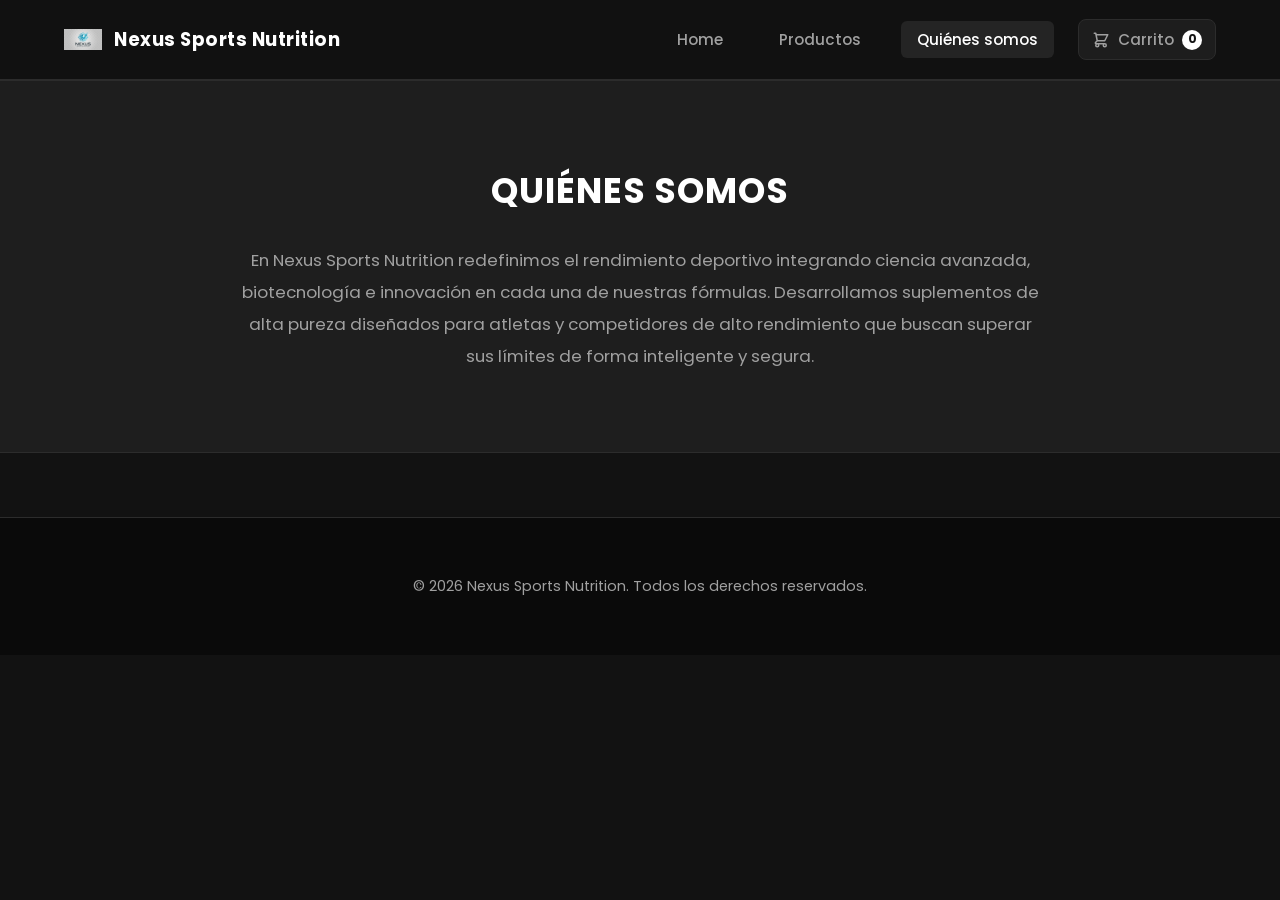
<file: quienes-somos.html>
<!DOCTYPE html>
<html lang="es">
<head>
  <meta charset="UTF-8">
  <meta name="viewport" content="width=device-width, initial-scale=1.0">
  <title>Quiénes Somos | Nexus Sports Nutrition</title>
  <link rel="stylesheet" href="styles.css">
</head>
<body>

  <!-- BARRA DE NAVEGACIÓN -->
  <header class="header">
    <div class="container navbar">
      <a href="index.html" class="logo-container">
        <img src="imagenes/logo.png" alt="Nexus Logo" class="logo-icon">
        <span class="logo-text">Nexus Sports Nutrition</span>
      </a>
      <nav>
        <ul class="nav-links">
          <li><a href="index.html">Home</a></li>
          <li><a href="productos.html">Productos</a></li>
          <li><a href="quienes-somos.html" class="active">Quiénes somos</a></li>
          <li>
            <a href="carrito.html" class="cart-nav-item">
              <svg width="18" height="18" fill="none" stroke="currentColor" viewBox="0 0 24 24">
                <path stroke-linecap="round" stroke-linejoin="round" stroke-width="2" d="M3 3h2l.4 2M7 13h10l4-8H5.4M7 13L5.4 5M7 13l-2.293 2.293c-.63.63-.184 1.707.707 1.707H17m0 0a2 2 0 100 4 2 2 0 000-4zm-8 2a2 2 0 11-4 0 2 2 0 014 0z"/>
              </svg>
              <span>Carrito</span>
              <span class="cart-count" id="cart-counter">0</span>
            </a>
          </li>
        </ul>
      </nav>
    </div>
  </header>

  <!-- SECCIÓN QUIÉNES SOMOS -->
  <section class="about-section">
    <div class="container">
      <h2 class="section-title">Quiénes Somos</h2>
      <p class="about-descripcion">
        En Nexus Sports Nutrition redefinimos el rendimiento deportivo integrando ciencia avanzada, biotecnología e innovación en cada una de nuestras fórmulas. Desarrollamos suplementos de alta pureza diseñados para atletas y competidores de alto rendimiento que buscan superar sus límites de forma inteligente y segura.
      </p>
    </div>
  </section>

  <!-- FOOTER -->
  <footer class="footer">
    <div class="container" style="text-align: center;">
      <p style="color: var(--text-muted); font-size: 0.9rem;">© 2026 Nexus Sports Nutrition. Todos los derechos reservados.</p>
    </div>
  </footer>

  <script src="script.js"></script>
</body>
</html>
</file>
<file: styles.css>
/* ==========================================================================
   NEXUS SPORTS NUTRITION - ESTILO MINIMALISTA, OSCURO Y ESPACIADO
   ========================================================================== */

@import url('https://fonts.googleapis.com/css2?family=Poppins:wght@300;400;500;600;700;800&display=swap');

:root {
  --bg-main: #121212;          
  --bg-card: #1E1E1E;          
  --bg-header: rgba(18, 18, 18, 0.9); 
  
  --accent-color: #FFFFFF;     
  --accent-hover: #E0E0E0;     
  
  --text-main: #FFFFFF;        
  --text-muted: #A0A0A0;       
  --border-color: #2C2C2C;     
}

* {
  box-sizing: border-box;
  margin: 0;
  padding: 0;
  max-width: 100%;
  font-family: 'Poppins', sans-serif;
}

html, body {
  width: 100%;
  overflow-x: hidden;
  background-color: var(--bg-main);
  color: var(--text-main);
  line-height: 1.7;
}

.container {
  max-width: 1200px;
  width: 100%;
  margin: 0 auto;
  padding: 0 1.5rem;
}

/* BARRA DE NAVEGACIÓN Y CARRITO */
.header {
  position: sticky;
  top: 0;
  background-color: var(--bg-header);
  backdrop-filter: blur(10px);
  border-bottom: 1px solid var(--border-color);
  z-index: 1000;
  padding: 1.2rem 0;
}

.navbar {
  display: flex;
  justify-content: space-between;
  align-items: center;
}

.logo-container {
  display: flex;
  align-items: center;
  gap: 0.75rem;
  text-decoration: none;
}

.logo-icon {
  width: 38px;
  height: 38px;
  object-fit: contain;
}

.logo-text {
  color: var(--text-main);
  font-weight: 700;
  font-size: 1.15rem;
  letter-spacing: 0.5px;
}

.nav-links {
  display: flex;
  align-items: center;
  list-style: none;
  gap: 1.5rem;
}

.nav-links a {
  color: var(--text-muted);
  text-decoration: none;
  font-weight: 500;
  font-size: 0.95rem;
  padding: 0.5rem 1rem;
  border-radius: 6px;
  transition: all 0.3s ease;
}

.nav-links a:hover,
.nav-links a.active {
  color: var(--text-main);
  background-color: rgba(255, 255, 255, 0.08);
}

.cart-nav-item {
  display: flex !important;
  align-items: center;
  gap: 0.5rem;
  background-color: rgba(255, 255, 255, 0.05);
  border: 1px solid var(--border-color);
  padding: 0.4rem 0.8rem !important;
  border-radius: 8px !important;
}

.cart-count {
  background-color: #FFFFFF;
  color: #121212;
  font-size: 0.75rem;
  font-weight: 700;
  width: 20px;
  height: 20px;
  border-radius: 50%;
  display: flex;
  justify-content: center;
  align-items: center;
}

/* BANNER INICIAL */
.banner-section {
  padding: 2.5rem 0;
}

.banner-card {
  background-color: var(--bg-card);
  border: 1px solid var(--border-color);
  border-radius: 16px;
  overflow: hidden;
  box-shadow: 0 10px 25px rgba(0, 0, 0, 0.4);
  max-height: 420px;
  display: flex;
  justify-content: center;
  align-items: center;
}

.banner-img {
  width: 100%;
  height: 100%;
  max-height: 420px;
  object-fit: contain;
  display: block;
}

/* TARJETAS DE PRODUCTOS */
.section-title {
  font-size: 2.2rem;
  font-weight: 700;
  text-align: center;
  color: var(--text-main);
  margin-bottom: 0.75rem;
  text-transform: uppercase;
  letter-spacing: 1px;
}

.section-subtitle {
  text-align: center;
  color: var(--text-muted);
  max-width: 650px;
  margin: 0 auto 3.5rem auto;
  font-size: 1rem;
  line-height: 1.7;
}

.productos-section {
  padding: 4rem 0;
}

.productos-flex-container {
  display: grid;
  grid-template-columns: repeat(auto-fit, minmax(280px, 1fr));
  gap: 2.5rem;
}

.producto-card {
  background-color: var(--bg-card);
  border: 1px solid var(--border-color);
  border-radius: 16px;
  overflow: hidden;
  display: flex;
  flex-direction: column;
  transition: all 0.3s ease;
}

.producto-card:hover {
  transform: translateY(-5px);
  border-color: #555555;
}

.producto-img-wrapper {
  background: radial-gradient(circle at center, #252525 0%, #181818 100%);
  padding: 2.5rem 2rem;
  display: flex;
  justify-content: center;
  align-items: center;
  position: relative;
}

.producto-img-wrapper img {
  max-width: 100%;
  height: 190px;
  object-fit: contain;
}

.badge-offer {
  position: absolute;
  top: 1.2rem;
  right: 1.2rem;
  background-color: #FFFFFF;
  color: #121212;
  font-weight: 700;
  font-size: 0.7rem;
  padding: 0.3rem 0.6rem;
  border-radius: 20px;
  text-transform: uppercase;
}

.producto-info {
  padding: 2rem;
  display: flex;
  flex-direction: column;
  flex-grow: 1;
}

.producto-titulo {
  font-size: 1.2rem;
  font-weight: 600;
  color: var(--text-main);
  margin-bottom: 0.8rem;
  line-height: 1.4;
}

.producto-descripcion {
  color: var(--text-muted);
  font-size: 0.92rem;
  line-height: 1.8;
  margin-bottom: 2rem;
  flex-grow: 1;
}

.producto-footer {
  display: flex;
  justify-content: space-between;
  align-items: center;
  margin-top: auto;
  padding-top: 0.8rem;
  border-top: 1px solid rgba(255, 255, 255, 0.05);
}

.producto-precio {
  font-size: 1.3rem;
  font-weight: 700;
  color: #FFFFFF;
}

/* BOTONES */
.btn-primary {
  background-color: #FFFFFF;
  color: #121212;
  font-weight: 600;
  padding: 0.65rem 1.25rem;
  border-radius: 8px;
  text-decoration: none;
  border: none;
  cursor: pointer;
  transition: all 0.3s ease;
  display: inline-block;
  text-align: center;
  font-size: 0.9rem;
}

.btn-primary:hover {
  background-color: #D1D5DB;
}

/* DETALLE DE PRODUCTO */
.detalle-section {
  padding: 4rem 0;
}

.back-btn {
  display: inline-flex;
  align-items: center;
  gap: 0.5rem;
  color: var(--text-muted);
  text-decoration: none;
  font-weight: 500;
  margin-bottom: 2rem;
}

.back-btn:hover {
  color: var(--text-main);
}

.detalle-flex-container {
  display: grid;
  grid-template-columns: 1fr 1fr;
  gap: 3rem;
  align-items: center;
}

.detalle-img-box {
  background-color: var(--bg-card);
  border: 1px solid var(--border-color);
  border-radius: 20px;
  padding: 3rem;
  display: flex;
  justify-content: center;
}

.detalle-img-box img {
  max-width: 100%;
  height: auto;
}

.detalle-titulo {
  font-size: 2rem;
  font-weight: 700;
  margin-bottom: 0.5rem;
}

.detalle-precio {
  font-size: 1.8rem;
  font-weight: 700;
  color: #FFFFFF;
  margin-bottom: 1.5rem;
}

.specs-list {
  list-style: none;
  margin: 2rem 0;
}

.specs-list li {
  display: flex;
  justify-content: space-between;
  padding: 0.75rem 0;
  border-bottom: 1px solid var(--border-color);
  font-size: 0.95rem;
}

.specs-label {
  color: var(--text-muted);
}

.specs-val {
  color: var(--text-main);
  font-weight: 600;
}

/* QUIÉNES SOMOS */
.about-section {
  padding: 5rem 0;
  background-color: var(--bg-card);
  border-top: 1px solid var(--border-color);
  border-bottom: 1px solid var(--border-color);
}

.about-descripcion {
  text-align: center;
  max-width: 800px;
  margin: 1.5rem auto 0 auto;
  font-size: 1.05rem;
  color: var(--text-muted);
  line-height: 1.9;
}

/* FOOTER */
.footer {
  background-color: #0A0A0A;
  padding: 3.5rem 0;
  border-top: 1px solid var(--border-color);
  margin-top: 4rem;
}

/* NOTIFICACIÓN CARTEL TOAST (MINIMALISTA Y LINDO) */
#toast-notification {
  position: fixed;
  bottom: 25px;
  right: 25px;
  background-color: #1E1E1E;
  color: #FFFFFF;
  border: 1px solid #333333;
  padding: 1rem 1.5rem;
  border-radius: 12px;
  box-shadow: 0 10px 30px rgba(0, 0, 0, 0.5);
  font-size: 0.92rem;
  z-index: 9999;
  display: flex;
  align-items: center;
  gap: 0.75rem;
  transform: translateY(100px);
  opacity: 0;
  transition: all 0.4s cubic-bezier(0.16, 1, 0.3, 1);
}

#toast-notification.show {
  transform: translateY(0);
  opacity: 1;
}

.toast-dot {
  width: 8px;
  height: 8px;
  background-color: #FFFFFF;
  border-radius: 50%;
  box-shadow: 0 0 8px rgba(255, 255, 255, 0.8);
}
</file>
